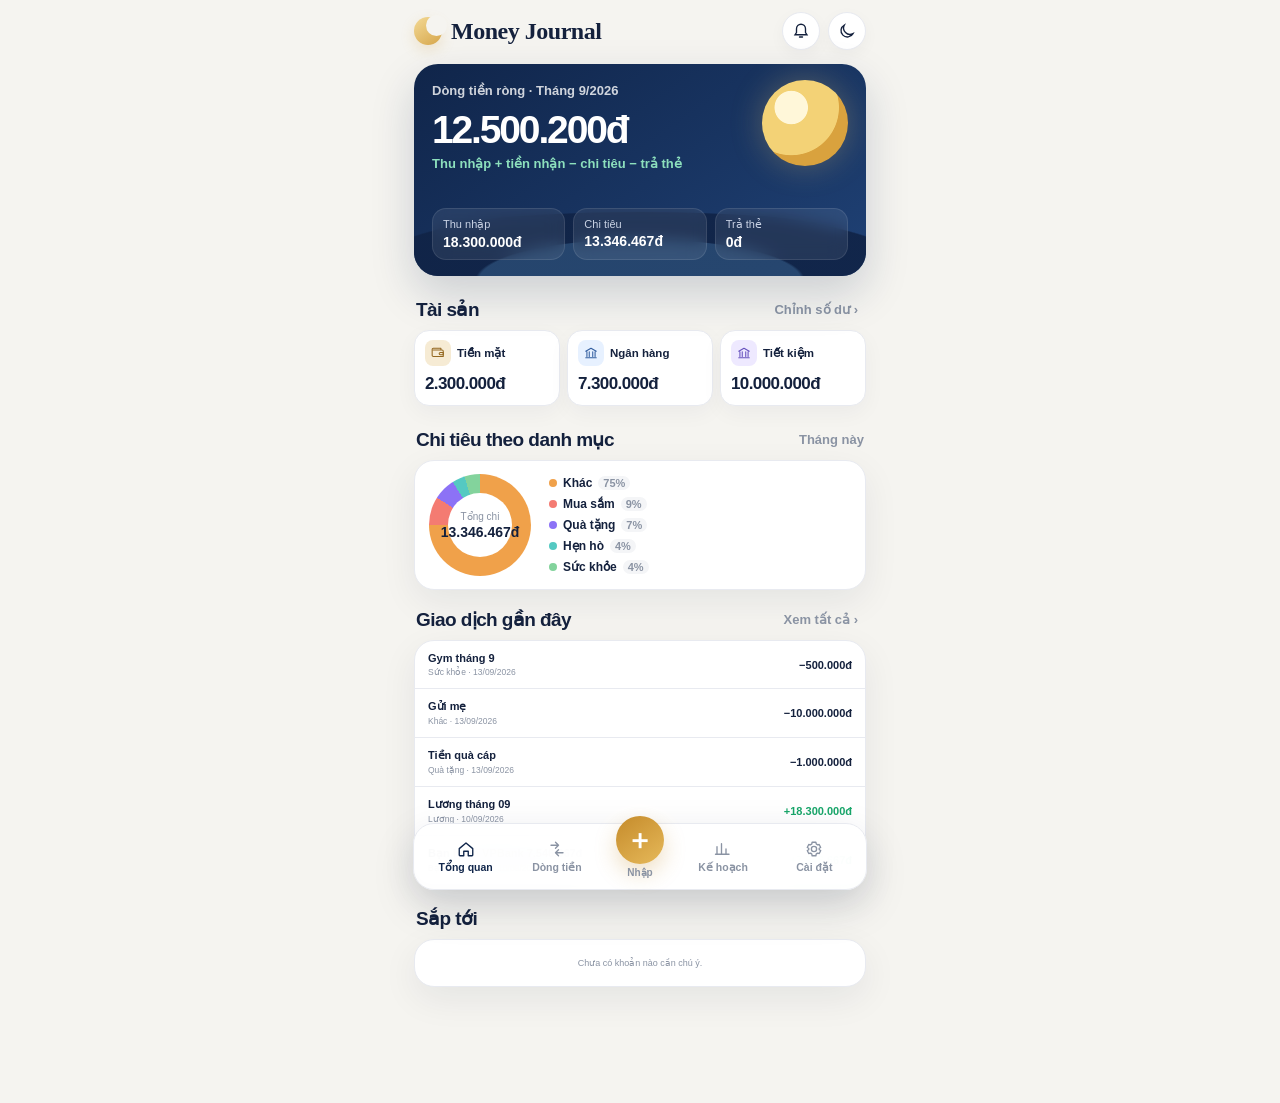
<file: index.html>
<!doctype html><html lang="vi"><head><meta charset="utf-8"><meta name="viewport" content="width=device-width,initial-scale=1,viewport-fit=cover,user-scalable=no"><meta name="theme-color" content="#f5f4f0"><meta name="apple-mobile-web-app-capable" content="yes"><meta name="apple-mobile-web-app-status-bar-style" content="default"><meta name="apple-mobile-web-app-title" content="Money Journal"><link rel="manifest" href="manifest.webmanifest"><link rel="icon" href="icon.svg" type="image/svg+xml"><title>Money Journal</title><script>(function(){try{document.documentElement.dataset.theme=localStorage.getItem('mj_theme_mode')==='dark'?'dark':'light'}catch(e){}})();</script><script>(async()=>{try{if('serviceWorker'in navigator){const regs=await navigator.serviceWorker.getRegistrations();await Promise.all(regs.map(r=>r.unregister()))}if('caches'in window){const keys=await caches.keys();await Promise.all(keys.map(k=>caches.delete(k)))}}catch(e){}})();</script><link rel="stylesheet" href="./v120.css?v=1271"><link rel="stylesheet" href="./v121.css?v=1271"><link rel="stylesheet" href="./v122.css?v=1271"><link rel="stylesheet" href="./v123.css?v=1271"><link rel="stylesheet" href="./v124.css?v=1271"><link rel="stylesheet" href="./v125.css?v=1271"><link rel="stylesheet" href="./v127.css?v=1271"></head><body><div class="app"><header class="topbar"><div class="brand"><span class="brand-mark"></span><b>Money Journal</b></div><div class="top-actions"><button class="icon-btn" aria-label="Thông báo"><svg viewBox="0 0 24 24" fill="none" stroke="currentColor" stroke-width="1.8" stroke-linecap="round"><path d="M6 9a6 6 0 0 1 12 0v5l2 3H4l2-3zM10 20h4"/></svg></button><button class="icon-btn" id="themeBtn" aria-label="Đổi giao diện"><svg viewBox="0 0 24 24" fill="none" stroke="currentColor" stroke-width="1.8" stroke-linecap="round"><path d="M20 15.5A8.5 8.5 0 0 1 8.5 4 8.5 8.5 0 1 0 20 15.5Z"/></svg></button></div></header><main id="screen" class="screen"></main></div><nav class="bottom-nav" aria-label="Điều hướng"><button class="active" data-page="home"><svg viewBox="0 0 24 24" fill="none" stroke="currentColor" stroke-width="1.8" stroke-linecap="round" stroke-linejoin="round"><path d="M3 11.5 12 4l9 7.5V20a1 1 0 0 1-1 1h-5v-6H9v6H4a1 1 0 0 1-1-1z"/></svg><span>Tổng quan</span></button><button data-page="flow"><svg viewBox="0 0 24 24" fill="none" stroke="currentColor" stroke-width="1.8" stroke-linecap="round" stroke-linejoin="round"><path d="M4 7h10M10 3l4 4-4 4M20 17H10m4-4-4 4 4 4"/></svg><span>Dòng tiền</span></button><button class="add" id="addBtn" aria-label="Nhập giao dịch"><span>＋</span><small>Nhập</small></button><button data-page="plan"><svg viewBox="0 0 24 24" fill="none" stroke="currentColor" stroke-width="1.8" stroke-linecap="round"><path d="M4 19V9m6 10V5m6 14v-7m4 7H2"/></svg><span>Kế hoạch</span></button><button data-page="settings"><svg viewBox="0 0 24 24" fill="none" stroke="currentColor" stroke-width="1.8" stroke-linecap="round" stroke-linejoin="round"><circle cx="12" cy="12" r="3.5"/><path d="M19 12a7 7 0 0 0-.1-1l2-1-2-4-2 .5a7 7 0 0 0-1.8-1L14.5 3h-5L9 5.5a7 7 0 0 0-1.8 1L5 6 3 10l2 1a7 7 0 0 0 0 2l-2 1 2 4 2.2-.5a7 7 0 0 0 1.8 1L9.5 21h5l.5-2.5a7 7 0 0 0 1.8-1L19 18l2-4-2-1a7 7 0 0 0 0-1Z"/></svg><span>Cài đặt</span></button></nav><div class="overlay" id="overlay"></div><script src="./v120.js?v=1271" defer></script><script src="./v121.js?v=1271" defer></script><script src="./v123.js?v=1271" defer></script><script src="./v124.js?v=1271" defer></script><script src="./v125.js?v=1271" defer></script><script src="./v126.js?v=1271" defer></script><script src="./v127.js?v=1271" defer></script></body></html>
</file>
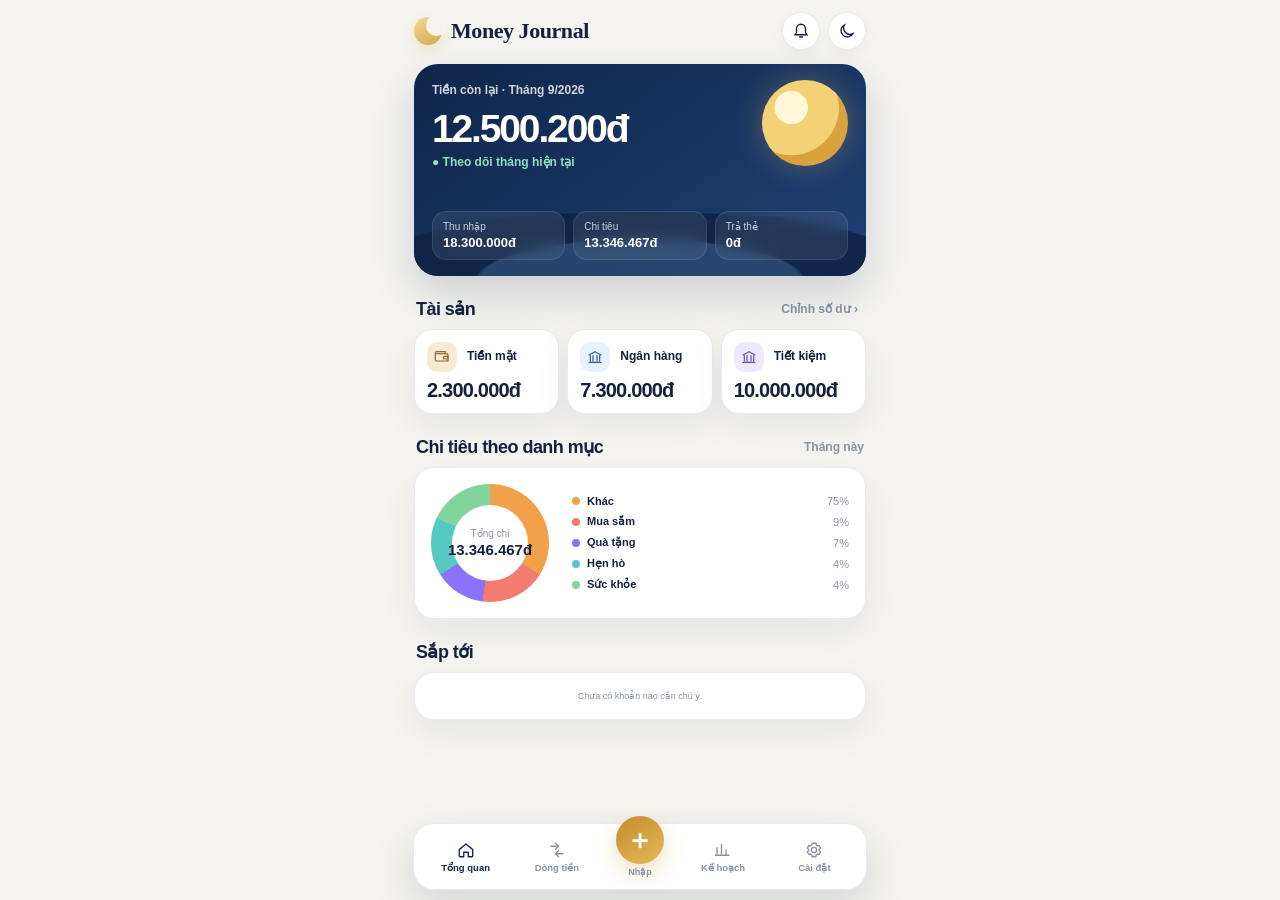
<file: fresh-v12.html>
<!doctype html><html lang="vi"><head><meta charset="utf-8"><meta name="viewport" content="width=device-width,initial-scale=1,viewport-fit=cover,user-scalable=no"><meta name="theme-color" content="#f5f4f0"><meta name="apple-mobile-web-app-capable" content="yes"><meta name="apple-mobile-web-app-status-bar-style" content="default"><meta name="apple-mobile-web-app-title" content="Money Journal"><link rel="icon" href="icon.svg" type="image/svg+xml"><title>Money Journal</title><script>(function(){try{document.documentElement.dataset.theme=localStorage.getItem('mj_theme_mode')==='dark'?'dark':'light'}catch(e){}})();</script><script>(async()=>{try{if('serviceWorker'in navigator){const regs=await navigator.serviceWorker.getRegistrations();await Promise.all(regs.map(r=>r.unregister()))}if('caches'in window){const keys=await caches.keys();await Promise.all(keys.map(k=>caches.delete(k)))}}catch(e){}})();</script><link rel="stylesheet" href="./v120.css?v=1210"><link rel="stylesheet" href="./v121.css?v=1210"></head><body><div class="app"><header class="topbar"><div class="brand"><span class="brand-mark"></span><b>Money Journal</b></div><div class="top-actions"><button class="icon-btn" aria-label="Thông báo"><svg viewBox="0 0 24 24" fill="none" stroke="currentColor" stroke-width="1.8" stroke-linecap="round"><path d="M6 9a6 6 0 0 1 12 0v5l2 3H4l2-3zM10 20h4"/></svg></button><button class="icon-btn" id="themeBtn" aria-label="Đổi giao diện"><svg viewBox="0 0 24 24" fill="none" stroke="currentColor" stroke-width="1.8" stroke-linecap="round"><path d="M20 15.5A8.5 8.5 0 0 1 8.5 4 8.5 8.5 0 1 0 20 15.5Z"/></svg></button></div></header><main id="screen" class="screen"></main></div><nav class="bottom-nav" aria-label="Điều hướng"><button class="active" data-page="home"><svg viewBox="0 0 24 24" fill="none" stroke="currentColor" stroke-width="1.8" stroke-linecap="round" stroke-linejoin="round"><path d="M3 11.5 12 4l9 7.5V20a1 1 0 0 1-1 1h-5v-6H9v6H4a1 1 0 0 1-1-1z"/></svg><span>Tổng quan</span></button><button data-page="flow"><svg viewBox="0 0 24 24" fill="none" stroke="currentColor" stroke-width="1.8" stroke-linecap="round" stroke-linejoin="round"><path d="M4 7h10M10 3l4 4-4 4M20 17H10m4-4-4 4 4 4"/></svg><span>Dòng tiền</span></button><button class="add" id="addBtn" aria-label="Nhập giao dịch"><span>＋</span><small>Nhập</small></button><button data-page="plan"><svg viewBox="0 0 24 24" fill="none" stroke="currentColor" stroke-width="1.8" stroke-linecap="round"><path d="M4 19V9m6 10V5m6 14v-7m4 7H2"/></svg><span>Kế hoạch</span></button><button data-page="settings"><svg viewBox="0 0 24 24" fill="none" stroke="currentColor" stroke-width="1.8" stroke-linecap="round" stroke-linejoin="round"><circle cx="12" cy="12" r="3.5"/><path d="M19 12a7 7 0 0 0-.1-1l2-1-2-4-2 .5a7 7 0 0 0-1.8-1L14.5 3h-5L9 5.5a7 7 0 0 0-1.8 1L5 6 3 10l2 1a7 7 0 0 0 0 2l-2 1 2 4 2.2-.5a7 7 0 0 0 1.8 1L9.5 21h5l.5-2.5a7 7 0 0 0 1.8-1L19 18l2-4-2-1a7 7 0 0 0 0-1Z"/></svg><span>Cài đặt</span></button></nav><div class="overlay" id="overlay"></div><script src="./v120.js?v=1210" defer></script><script src="./v121.js?v=1210" defer></script></body></html>
</file>
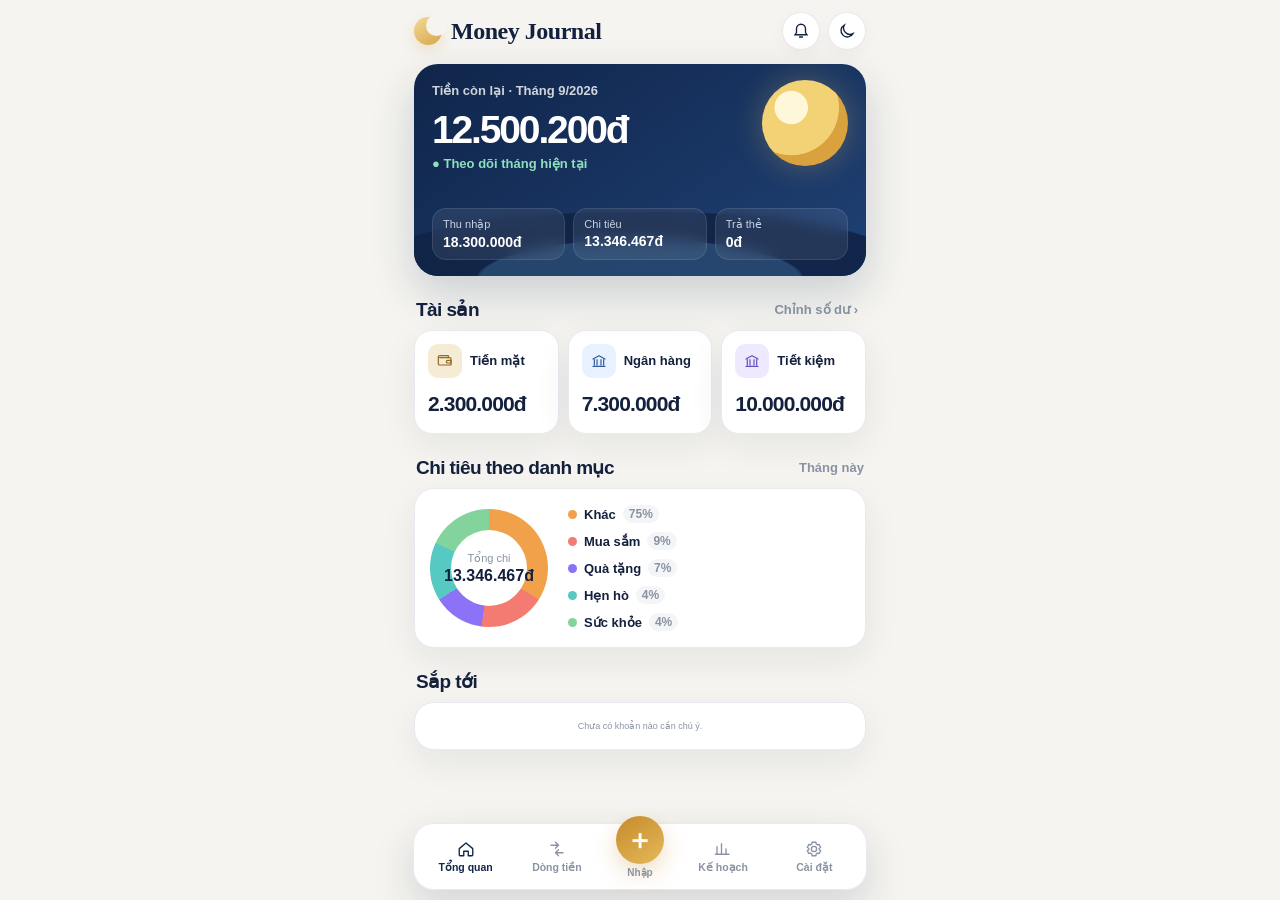
<file: fresh-v122.html>
<!doctype html><html lang="vi"><head><meta charset="utf-8"><meta name="viewport" content="width=device-width,initial-scale=1,viewport-fit=cover,user-scalable=no"><meta name="theme-color" content="#f5f4f0"><meta name="apple-mobile-web-app-capable" content="yes"><meta name="apple-mobile-web-app-status-bar-style" content="default"><meta name="apple-mobile-web-app-title" content="Money Journal"><link rel="icon" href="icon.svg" type="image/svg+xml"><title>Money Journal</title><script>(function(){try{document.documentElement.dataset.theme=localStorage.getItem('mj_theme_mode')==='dark'?'dark':'light'}catch(e){}})();</script><script>(async()=>{try{if('serviceWorker'in navigator){const regs=await navigator.serviceWorker.getRegistrations();await Promise.all(regs.map(r=>r.unregister()))}if('caches'in window){const keys=await caches.keys();await Promise.all(keys.map(k=>caches.delete(k)))}}catch(e){}})();</script><link rel="stylesheet" href="./v120.css?v=1220"><link rel="stylesheet" href="./v121.css?v=1220"><link rel="stylesheet" href="./v122.css?v=1220"></head><body><div class="app"><header class="topbar"><div class="brand"><span class="brand-mark"></span><b>Money Journal</b></div><div class="top-actions"><button class="icon-btn" aria-label="Thông báo"><svg viewBox="0 0 24 24" fill="none" stroke="currentColor" stroke-width="1.8" stroke-linecap="round"><path d="M6 9a6 6 0 0 1 12 0v5l2 3H4l2-3zM10 20h4"/></svg></button><button class="icon-btn" id="themeBtn" aria-label="Đổi giao diện"><svg viewBox="0 0 24 24" fill="none" stroke="currentColor" stroke-width="1.8" stroke-linecap="round"><path d="M20 15.5A8.5 8.5 0 0 1 8.5 4 8.5 8.5 0 1 0 20 15.5Z"/></svg></button></div></header><main id="screen" class="screen"></main></div><nav class="bottom-nav" aria-label="Điều hướng"><button class="active" data-page="home"><svg viewBox="0 0 24 24" fill="none" stroke="currentColor" stroke-width="1.8" stroke-linecap="round" stroke-linejoin="round"><path d="M3 11.5 12 4l9 7.5V20a1 1 0 0 1-1 1h-5v-6H9v6H4a1 1 0 0 1-1-1z"/></svg><span>Tổng quan</span></button><button data-page="flow"><svg viewBox="0 0 24 24" fill="none" stroke="currentColor" stroke-width="1.8" stroke-linecap="round" stroke-linejoin="round"><path d="M4 7h10M10 3l4 4-4 4M20 17H10m4-4-4 4 4 4"/></svg><span>Dòng tiền</span></button><button class="add" id="addBtn" aria-label="Nhập giao dịch"><span>＋</span><small>Nhập</small></button><button data-page="plan"><svg viewBox="0 0 24 24" fill="none" stroke="currentColor" stroke-width="1.8" stroke-linecap="round"><path d="M4 19V9m6 10V5m6 14v-7m4 7H2"/></svg><span>Kế hoạch</span></button><button data-page="settings"><svg viewBox="0 0 24 24" fill="none" stroke="currentColor" stroke-width="1.8" stroke-linecap="round" stroke-linejoin="round"><circle cx="12" cy="12" r="3.5"/><path d="M19 12a7 7 0 0 0-.1-1l2-1-2-4-2 .5a7 7 0 0 0-1.8-1L14.5 3h-5L9 5.5a7 7 0 0 0-1.8 1L5 6 3 10l2 1a7 7 0 0 0 0 2l-2 1 2 4 2.2-.5a7 7 0 0 0 1.8 1L9.5 21h5l.5-2.5a7 7 0 0 0 1.8-1L19 18l2-4-2-1a7 7 0 0 0 0-1Z"/></svg><span>Cài đặt</span></button></nav><div class="overlay" id="overlay"></div><script src="./v120.js?v=1220" defer></script><script src="./v121.js?v=1220" defer></script></body></html>
</file>
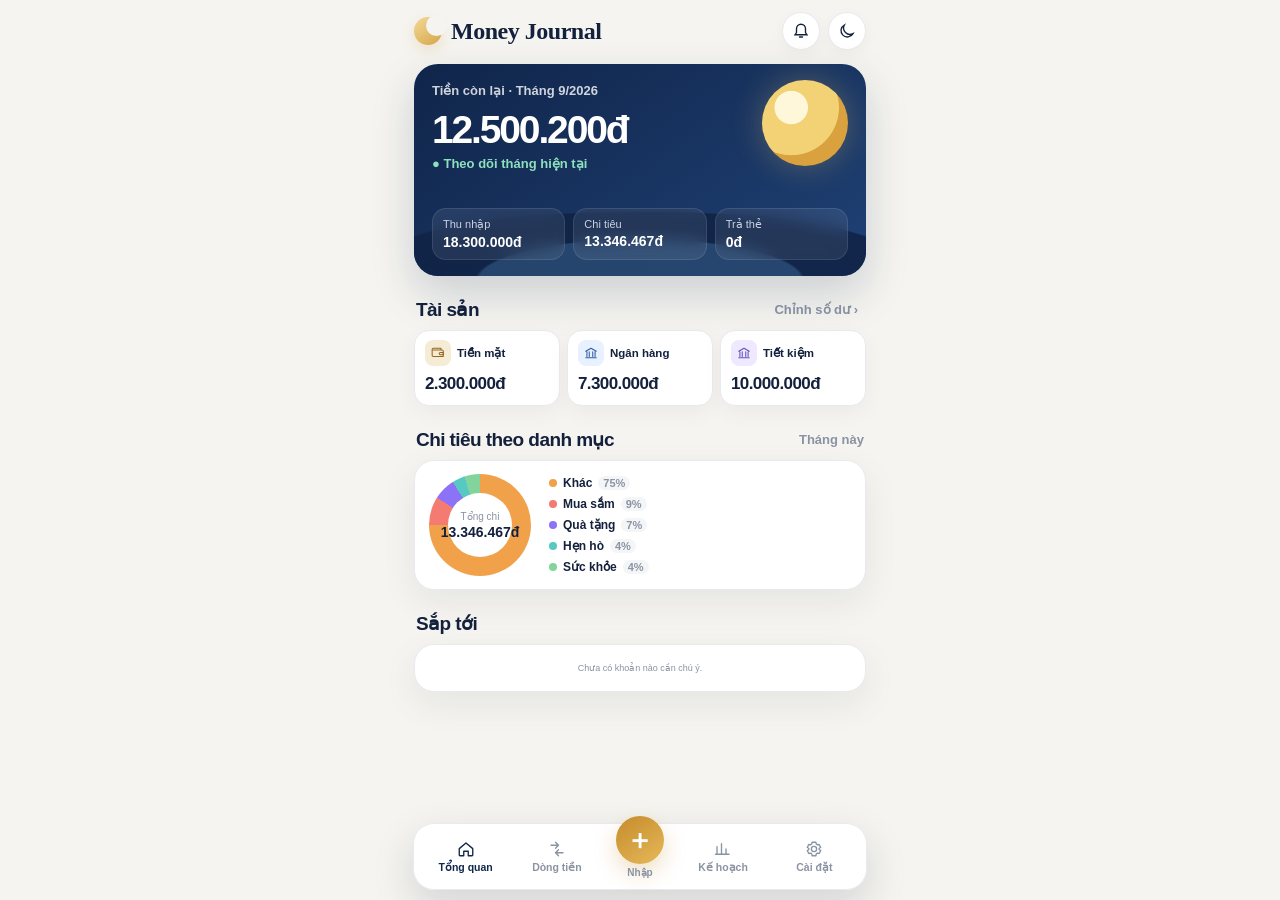
<file: fresh-v123.html>
<!doctype html><html lang="vi"><head><meta charset="utf-8"><meta name="viewport" content="width=device-width,initial-scale=1,viewport-fit=cover,user-scalable=no"><meta name="theme-color" content="#f5f4f0"><meta name="apple-mobile-web-app-capable" content="yes"><meta name="apple-mobile-web-app-status-bar-style" content="default"><meta name="apple-mobile-web-app-title" content="Money Journal"><link rel="icon" href="icon.svg" type="image/svg+xml"><title>Money Journal</title><script>(function(){try{document.documentElement.dataset.theme=localStorage.getItem('mj_theme_mode')==='dark'?'dark':'light'}catch(e){}})();</script><script>(async()=>{try{if('serviceWorker'in navigator){const regs=await navigator.serviceWorker.getRegistrations();await Promise.all(regs.map(r=>r.unregister()))}if('caches'in window){const keys=await caches.keys();await Promise.all(keys.map(k=>caches.delete(k)))}}catch(e){}})();</script><link rel="stylesheet" href="./v120.css?v=1230"><link rel="stylesheet" href="./v121.css?v=1230"><link rel="stylesheet" href="./v122.css?v=1230"><link rel="stylesheet" href="./v123.css?v=1230"></head><body><div class="app"><header class="topbar"><div class="brand"><span class="brand-mark"></span><b>Money Journal</b></div><div class="top-actions"><button class="icon-btn" aria-label="Thông báo"><svg viewBox="0 0 24 24" fill="none" stroke="currentColor" stroke-width="1.8" stroke-linecap="round"><path d="M6 9a6 6 0 0 1 12 0v5l2 3H4l2-3zM10 20h4"/></svg></button><button class="icon-btn" id="themeBtn" aria-label="Đổi giao diện"><svg viewBox="0 0 24 24" fill="none" stroke="currentColor" stroke-width="1.8" stroke-linecap="round"><path d="M20 15.5A8.5 8.5 0 0 1 8.5 4 8.5 8.5 0 1 0 20 15.5Z"/></svg></button></div></header><main id="screen" class="screen"></main></div><nav class="bottom-nav" aria-label="Điều hướng"><button class="active" data-page="home"><svg viewBox="0 0 24 24" fill="none" stroke="currentColor" stroke-width="1.8" stroke-linecap="round" stroke-linejoin="round"><path d="M3 11.5 12 4l9 7.5V20a1 1 0 0 1-1 1h-5v-6H9v6H4a1 1 0 0 1-1-1z"/></svg><span>Tổng quan</span></button><button data-page="flow"><svg viewBox="0 0 24 24" fill="none" stroke="currentColor" stroke-width="1.8" stroke-linecap="round" stroke-linejoin="round"><path d="M4 7h10M10 3l4 4-4 4M20 17H10m4-4-4 4 4 4"/></svg><span>Dòng tiền</span></button><button class="add" id="addBtn" aria-label="Nhập giao dịch"><span>＋</span><small>Nhập</small></button><button data-page="plan"><svg viewBox="0 0 24 24" fill="none" stroke="currentColor" stroke-width="1.8" stroke-linecap="round"><path d="M4 19V9m6 10V5m6 14v-7m4 7H2"/></svg><span>Kế hoạch</span></button><button data-page="settings"><svg viewBox="0 0 24 24" fill="none" stroke="currentColor" stroke-width="1.8" stroke-linecap="round" stroke-linejoin="round"><circle cx="12" cy="12" r="3.5"/><path d="M19 12a7 7 0 0 0-.1-1l2-1-2-4-2 .5a7 7 0 0 0-1.8-1L14.5 3h-5L9 5.5a7 7 0 0 0-1.8 1L5 6 3 10l2 1a7 7 0 0 0 0 2l-2 1 2 4 2.2-.5a7 7 0 0 0 1.8 1L9.5 21h5l.5-2.5a7 7 0 0 0 1.8-1L19 18l2-4-2-1a7 7 0 0 0 0-1Z"/></svg><span>Cài đặt</span></button></nav><div class="overlay" id="overlay"></div><script src="./v120.js?v=1230" defer></script><script src="./v121.js?v=1230" defer></script><script src="./v123.js?v=1230" defer></script></body></html>
</file>
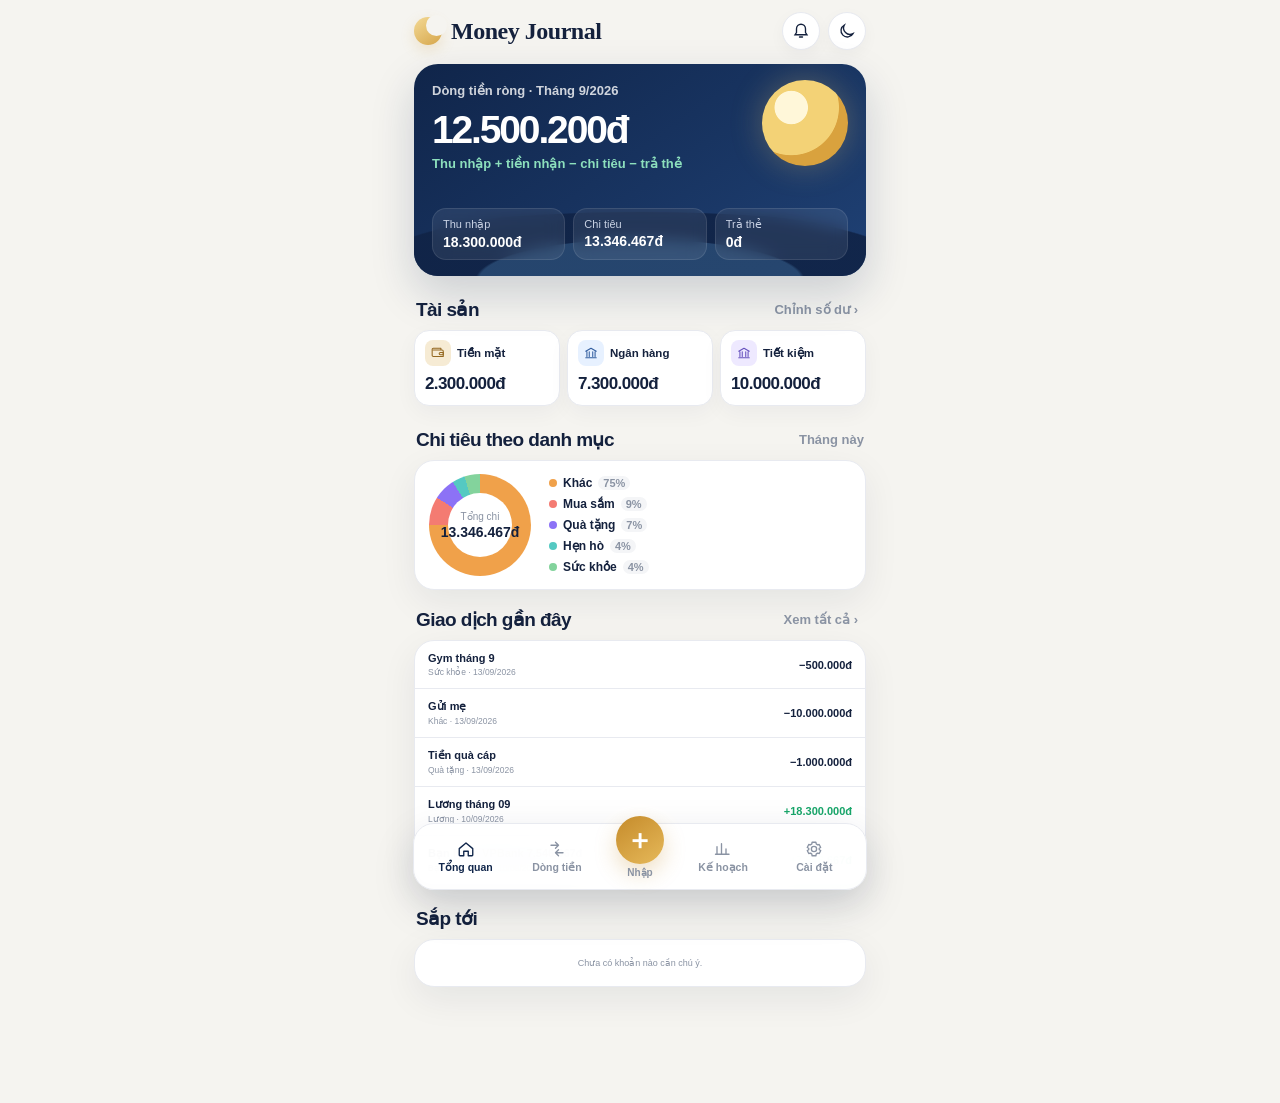
<file: fresh-v124.html>
<!doctype html><html lang="vi"><head><meta charset="utf-8"><meta name="viewport" content="width=device-width,initial-scale=1,viewport-fit=cover,user-scalable=no"><meta name="theme-color" content="#f5f4f0"><meta name="apple-mobile-web-app-capable" content="yes"><meta name="apple-mobile-web-app-status-bar-style" content="default"><meta name="apple-mobile-web-app-title" content="Money Journal"><link rel="icon" href="icon.svg" type="image/svg+xml"><title>Money Journal</title><script>(function(){try{document.documentElement.dataset.theme=localStorage.getItem('mj_theme_mode')==='dark'?'dark':'light'}catch(e){}})();</script><script>(async()=>{try{if('serviceWorker'in navigator){const regs=await navigator.serviceWorker.getRegistrations();await Promise.all(regs.map(r=>r.unregister()))}if('caches'in window){const keys=await caches.keys();await Promise.all(keys.map(k=>caches.delete(k)))}}catch(e){}})();</script><link rel="stylesheet" href="./v120.css?v=1270"><link rel="stylesheet" href="./v121.css?v=1270"><link rel="stylesheet" href="./v122.css?v=1270"><link rel="stylesheet" href="./v123.css?v=1270"><link rel="stylesheet" href="./v124.css?v=1270"><link rel="stylesheet" href="./v125.css?v=1270"><link rel="stylesheet" href="./v127.css?v=1270"></head><body><div class="app"><header class="topbar"><div class="brand"><span class="brand-mark"></span><b>Money Journal</b></div><div class="top-actions"><button class="icon-btn" aria-label="Thông báo"><svg viewBox="0 0 24 24" fill="none" stroke="currentColor" stroke-width="1.8" stroke-linecap="round"><path d="M6 9a6 6 0 0 1 12 0v5l2 3H4l2-3zM10 20h4"/></svg></button><button class="icon-btn" id="themeBtn" aria-label="Đổi giao diện"><svg viewBox="0 0 24 24" fill="none" stroke="currentColor" stroke-width="1.8" stroke-linecap="round"><path d="M20 15.5A8.5 8.5 0 0 1 8.5 4 8.5 8.5 0 1 0 20 15.5Z"/></svg></button></div></header><main id="screen" class="screen"></main></div><nav class="bottom-nav" aria-label="Điều hướng"><button class="active" data-page="home"><svg viewBox="0 0 24 24" fill="none" stroke="currentColor" stroke-width="1.8" stroke-linecap="round" stroke-linejoin="round"><path d="M3 11.5 12 4l9 7.5V20a1 1 0 0 1-1 1h-5v-6H9v6H4a1 1 0 0 1-1-1z"/></svg><span>Tổng quan</span></button><button data-page="flow"><svg viewBox="0 0 24 24" fill="none" stroke="currentColor" stroke-width="1.8" stroke-linecap="round" stroke-linejoin="round"><path d="M4 7h10M10 3l4 4-4 4M20 17H10m4-4-4 4 4 4"/></svg><span>Dòng tiền</span></button><button class="add" id="addBtn" aria-label="Nhập giao dịch"><span>＋</span><small>Nhập</small></button><button data-page="plan"><svg viewBox="0 0 24 24" fill="none" stroke="currentColor" stroke-width="1.8" stroke-linecap="round"><path d="M4 19V9m6 10V5m6 14v-7m4 7H2"/></svg><span>Kế hoạch</span></button><button data-page="settings"><svg viewBox="0 0 24 24" fill="none" stroke="currentColor" stroke-width="1.8" stroke-linecap="round" stroke-linejoin="round"><circle cx="12" cy="12" r="3.5"/><path d="M19 12a7 7 0 0 0-.1-1l2-1-2-4-2 .5a7 7 0 0 0-1.8-1L14.5 3h-5L9 5.5a7 7 0 0 0-1.8 1L5 6 3 10l2 1a7 7 0 0 0 0 2l-2 1 2 4 2.2-.5a7 7 0 0 0 1.8 1L9.5 21h5l.5-2.5a7 7 0 0 0 1.8-1L19 18l2-4-2-1a7 7 0 0 0 0-1Z"/></svg><span>Cài đặt</span></button></nav><div class="overlay" id="overlay"></div><script src="./v120.js?v=1270" defer></script><script src="./v121.js?v=1270" defer></script><script src="./v123.js?v=1270" defer></script><script src="./v124.js?v=1270" defer></script><script src="./v125.js?v=1270" defer></script><script src="./v126.js?v=1270" defer></script><script src="./v127.js?v=1270" defer></script></body></html>
</file>
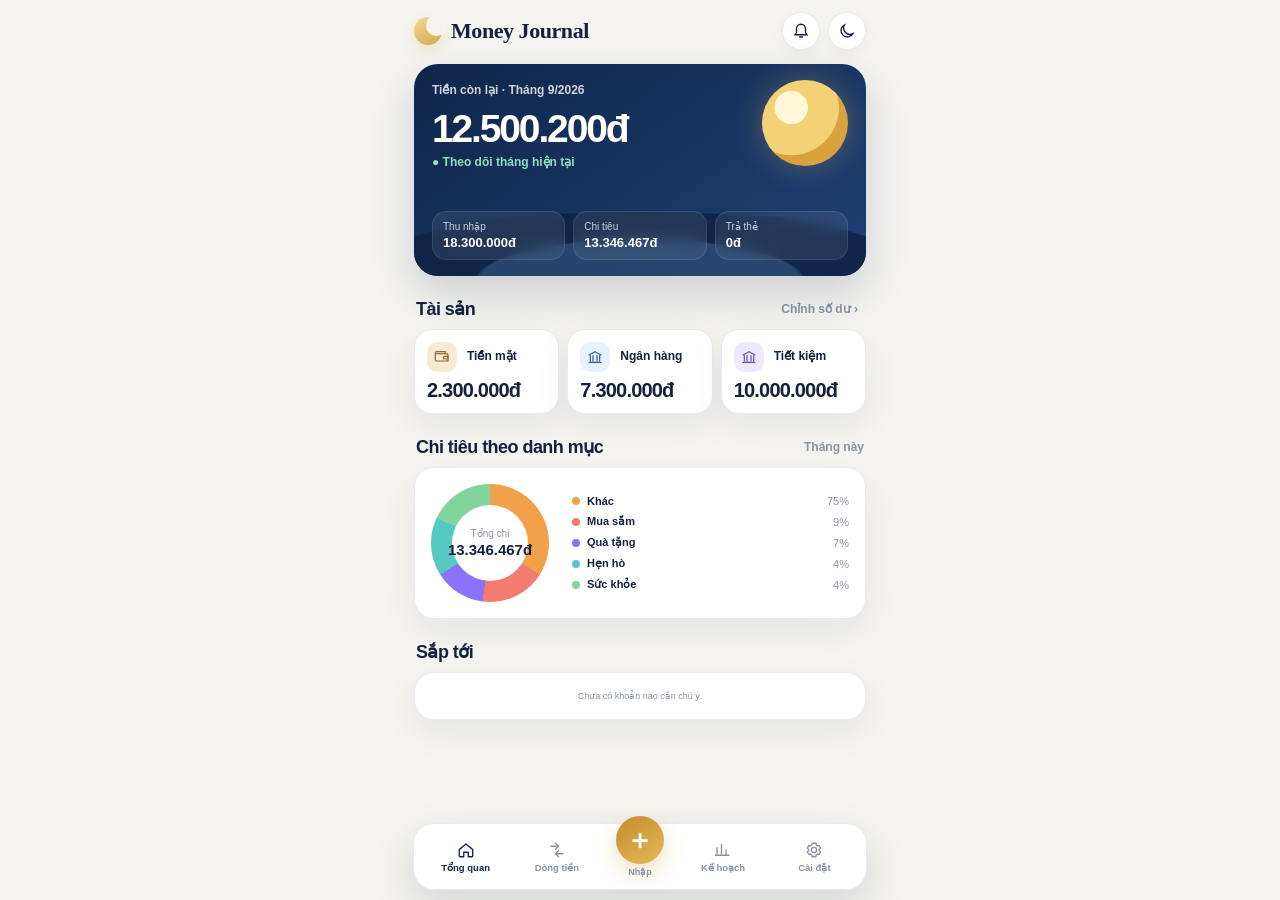
<file: reset-cache.html>
<!doctype html><html lang="vi"><head><meta charset="utf-8"><meta name="viewport" content="width=device-width,initial-scale=1,viewport-fit=cover"><meta name="theme-color" content="#f5f4f0"><title>Làm mới Money Journal</title><style>*{box-sizing:border-box}html,body{margin:0;min-height:100%;font-family:-apple-system,BlinkMacSystemFont,"SF Pro Display","Segoe UI",sans-serif;background:#f5f4f0;color:#111827}main{min-height:100vh;display:grid;place-items:center;padding:24px}.box{width:min(420px,100%);padding:28px;border:1px solid #e7e2d7;border-radius:24px;background:#fff;box-shadow:0 18px 50px rgba(17,24,39,.08)}.k{font-size:11px;font-weight:900;letter-spacing:.14em;text-transform:uppercase;color:#b88934}.n{font-size:36px;font-weight:900;letter-spacing:-.05em;line-height:.98;margin:10px 0 12px}.s{font-size:13px;line-height:1.5;color:#6b7280}.ok{display:none;margin-top:18px;font-weight:800}.dot{display:inline-block;width:9px;height:9px;border-radius:50%;background:#d6a443;margin-right:7px;animation:p 1s infinite alternate}@keyframes p{to{opacity:.25}}</style></head><body><main><div class="box"><div class="k">Money Journal · V12</div><div class="n">Đang dọn cache cũ.</div><div class="s">Chỉ xóa cache và service worker. Giao dịch trong localStorage được giữ nguyên.</div><div class="ok" id="ok"><span class="dot"></span>Mở giao diện mới…</div></div></main><script>(async()=>{try{if('serviceWorker'in navigator){const regs=await navigator.serviceWorker.getRegistrations();await Promise.all(regs.map(r=>r.unregister()))}if('caches'in window){const keys=await caches.keys();await Promise.all(keys.map(k=>caches.delete(k)))}document.getElementById('ok').style.display='block';const u=new URL('./fresh-v12.html',location.href);u.searchParams.set('fresh',Date.now());setTimeout(()=>location.replace(u.href),450)}catch(e){document.querySelector('.s').textContent='Không dọn tự động được. Đóng tab này rồi mở lại link fresh-v12.';document.getElementById('ok').style.display='none'}})();</script></body></html>
</file>
<file: v120.css>
*{box-sizing:border-box}html{color-scheme:light}html[data-theme="dark"]{color-scheme:dark}:root{--bg:#f5f4f0;--surface:#fff;--surface2:#f4f5f7;--ink:#14213d;--muted:#8a93a3;--line:#e8eaf0;--navy:#11264b;--navy2:#1d3a69;--gold:#d6a64b;--gold2:#efc56d;--green:#18a66a;--red:#ed5d6e;--blue:#6f8ff6;--cyan:#55c9c2;--violet:#8c72f6;--orange:#f0a14a;--shadow:0 12px 36px rgba(20,33,61,.07)}html[data-theme="dark"]{--bg:#0b101a;--surface:#111a28;--surface2:#182334;--ink:#f6f8fb;--muted:#91a0b5;--line:#243248;--shadow:0 16px 38px rgba(0,0,0,.28)}html,body{margin:0;min-height:100%;background:var(--bg);color:var(--ink);font-family:-apple-system,BlinkMacSystemFont,"SF Pro Display","Segoe UI",sans-serif;-webkit-tap-highlight-color:transparent}body{padding-bottom:92px}.app{width:min(480px,100%);margin:auto;padding:calc(12px + env(safe-area-inset-top)) 14px 24px}.topbar{display:flex;align-items:center;justify-content:space-between;margin-bottom:14px}.brand{display:flex;align-items:center;gap:9px}.brand-mark{width:28px;height:28px;border-radius:50%;background:linear-gradient(145deg,#f3d995,var(--gold));position:relative;box-shadow:0 5px 14px rgba(214,166,75,.22)}.brand-mark:after{content:"";position:absolute;width:21px;height:21px;border-radius:50%;background:var(--bg);right:-5px;top:-2px}.brand b{font-family:Georgia,"Times New Roman",serif;font-size:20px;letter-spacing:-.02em}.top-actions{display:flex;gap:8px}.icon-btn{width:38px;height:38px;border-radius:50%;border:1px solid var(--line);background:var(--surface);display:grid;place-items:center;color:var(--ink);box-shadow:0 5px 16px rgba(20,33,61,.04)}.icon-btn svg{width:18px;height:18px}.screen{min-height:72vh}.hero{position:relative;overflow:hidden;border-radius:24px;padding:19px 18px 17px;min-height:212px;background:linear-gradient(145deg,#10254a,#1f4175);color:#fff;box-shadow:0 18px 44px rgba(17,38,75,.18)}.hero:before{content:"";position:absolute;width:86px;height:86px;border-radius:50%;right:18px;top:16px;background:radial-gradient(circle at 34% 32%,#fff7d9 0 20%,#f3d276 21% 58%,#d9a23e 59% 100%);box-shadow:0 0 32px rgba(244,205,111,.28)}.hero:after{content:"";position:absolute;left:-10%;right:-10%;height:76px;bottom:-12px;border-radius:50% 50% 0 0;background:radial-gradient(ellipse at 50% 90%,#27476f 0 42%,#102346 43% 74%,transparent 75%);opacity:.9}.hero>*{position:relative;z-index:2}.hero-label{font-size:10px;font-weight:700;opacity:.8}.hero-amount{font-size:36px;font-weight:900;letter-spacing:-.055em;margin:10px 0 4px}.hero-delta{font-size:10px;color:#8de0bd;font-weight:750}.hero-grid{position:absolute;left:18px;right:18px;bottom:16px;display:grid;grid-template-columns:repeat(3,1fr);gap:8px;z-index:3}.hero-stat{background:rgba(255,255,255,.08);border:1px solid rgba(255,255,255,.1);border-radius:14px;padding:9px 10px;backdrop-filter:blur(8px)}.hero-stat small{display:block;font-size:8px;color:#cad3e5}.hero-stat b{display:block;font-size:11px;margin-top:3px}.section-head{display:flex;align-items:center;justify-content:space-between;margin:20px 2px 9px}.section-head h2{margin:0;font-size:16px;letter-spacing:-.03em}.section-head button,.section-head span{border:0;background:none;color:var(--muted);font-size:10px;font-weight:700}.asset-grid{display:grid;grid-template-columns:1fr 1fr;gap:9px}.asset-card{background:var(--surface);border:1px solid var(--line);border-radius:18px;padding:13px;box-shadow:var(--shadow)}.asset-icon,.tx-icon,.cat-icon,.set-icon{width:34px;height:34px;border-radius:11px;display:grid;place-items:center;background:#f6ebd4;color:#946820}.asset-icon.blue{background:#e9eefc;color:#3456a8}.asset-icon svg,.tx-icon svg,.cat-icon svg,.set-icon svg{width:18px;height:18px}.asset-card small{display:block;color:var(--muted);font-size:9px;margin-top:9px}.asset-card b{display:block;font-size:19px;letter-spacing:-.04em;margin-top:4px}.asset-card em{font-style:normal;color:var(--green);font-size:9px;font-weight:750}.panel{background:var(--surface);border:1px solid var(--line);border-radius:20px;box-shadow:var(--shadow)}.category-panel{padding:14px}.cat-top{display:flex;justify-content:space-between;align-items:center;margin-bottom:10px}.cat-top b{font-size:13px}.period-chip{padding:6px 9px;border-radius:999px;background:var(--surface2);font-size:9px;color:var(--muted);font-weight:750}.cat-wrap{display:grid;grid-template-columns:126px 1fr;gap:15px;align-items:center}.donut{--p1:40%;--p2:65%;width:118px;height:118px;border-radius:50%;background:conic-gradient(var(--orange) 0 34%,#f47b72 34% 52%,var(--violet) 52% 66%,var(--cyan) 66% 82%,#83d39c 82% 100%);display:grid;place-items:center}.donut:after{content:"";width:76px;height:76px;border-radius:50%;background:var(--surface);position:absolute}.donut{position:relative}.donut-center{position:relative;z-index:2;text-align:center}.donut-center small{display:block;font-size:8px;color:var(--muted)}.donut-center b{display:block;font-size:13px;margin-top:2px}.legend{display:grid;gap:8px}.legend-row{display:grid;grid-template-columns:8px 1fr auto;gap:7px;align-items:center}.legend-dot{width:8px;height:8px;border-radius:50%}.legend-row b{font-size:9px}.legend-row span{font-size:9px;color:var(--muted)}.upcoming{overflow:hidden}.up-row{display:grid;grid-template-columns:36px minmax(0,1fr) auto;gap:10px;align-items:center;padding:12px 13px;border-bottom:1px solid var(--line)}.up-row:last-child{border-bottom:0}.up-row .tx-icon{width:34px;height:34px}.up-row b{display:block;font-size:11px}.up-row small{display:block;margin-top:2px;font-size:9px;color:var(--muted)}.up-row strong{font-size:11px}.page-head{display:flex;justify-content:space-between;align-items:center;margin-bottom:12px}.page-head h1{margin:0;font-family:Georgia,"Times New Roman",serif;font-size:26px}.page-head .actions{display:flex;gap:7px}.seg{display:grid;grid-template-columns:repeat(3,1fr);background:var(--surface2);border-radius:13px;padding:3px;margin-bottom:10px}.seg button{height:36px;border:0;border-radius:10px;background:transparent;color:var(--muted);font-size:10px;font-weight:800}.seg button.active{background:var(--navy);color:#fff;box-shadow:0 6px 14px rgba(17,38,75,.14)}.search-wrap{position:relative;margin-bottom:10px}.search-wrap svg{position:absolute;left:12px;top:50%;transform:translateY(-50%);width:16px;height:16px;color:var(--muted)}.search{width:100%;height:42px;border:1px solid var(--line);border-radius:13px;background:var(--surface);color:var(--ink);padding:0 40px;font-size:11px}.summary-card{padding:13px;margin-bottom:12px}.summary-title{font-size:10px;font-weight:800;margin-bottom:10px}.summary-grid{display:grid;grid-template-columns:1fr 1fr;gap:8px}.summary-grid div{padding-right:8px;border-right:1px solid var(--line)}.summary-grid div:last-child{border-right:0}.summary-grid small{display:block;color:var(--muted);font-size:8px}.summary-grid b{display:block;font-size:17px;margin-top:4px}.summary-grid .income b{color:var(--green)}.summary-grid .out b{color:var(--red)}.flow-bar{height:7px;border-radius:99px;overflow:hidden;background:var(--surface2);display:flex;margin-top:11px}.flow-bar i:first-child{background:#64d7b4}.flow-bar i:last-child{background:#f39aaa}.day-head{display:flex;justify-content:space-between;margin:14px 2px 3px}.day-head b{font-size:11px}.day-head span{font-size:10px;color:var(--muted)}.tx-list{overflow:hidden}.tx{display:grid;grid-template-columns:38px minmax(0,1fr) auto;gap:10px;align-items:center;width:100%;padding:10px 12px;border:0;border-bottom:1px solid var(--line);background:transparent;color:inherit;text-align:left}.tx:last-child{border-bottom:0}.tx-icon{border-radius:50%}.tx-main b{display:block;font-size:11px}.tx-main small{display:block;color:var(--muted);font-size:8.5px;margin-top:2px}.tx-right{text-align:right}.tx-right b{display:block;font-size:10.5px}.tx-right small{display:block;color:var(--muted);font-size:8px;margin-top:2px}.add-screen{max-width:460px;margin:auto}.add-title{display:flex;align-items:center;justify-content:space-between;margin-bottom:12px}.add-title h1{font-family:Georgia,"Times New Roman",serif;font-size:24px;margin:0}.type-toggle{display:grid;grid-template-columns:1fr 1fr;background:var(--surface2);padding:3px;border-radius:13px;margin-bottom:12px}.type-toggle button{height:38px;border:0;background:transparent;border-radius:10px;font-size:10px;font-weight:800;color:var(--muted)}.type-toggle button.active{background:var(--navy);color:#fff}.cat-scroller{display:flex;gap:9px;overflow:auto;scrollbar-width:none;margin-bottom:14px}.cat-scroller::-webkit-scrollbar{display:none}.cat-choice{min-width:58px;text-align:center;border:0;background:none;color:var(--muted)}.cat-choice .cat-icon{margin:auto;border-radius:50%;background:var(--surface2);color:var(--ink)}.cat-choice.active .cat-icon{background:#fff1d4;color:#a36e14;outline:1px solid #edce88}.cat-choice span{display:block;font-size:8px;margin-top:5px}.field{margin-bottom:10px}.field label{display:block;font-size:9px;color:var(--muted);margin:0 0 5px 2px}.input-row{display:flex;align-items:center;gap:10px;min-height:48px;border:1px solid var(--line);background:var(--surface);border-radius:13px;padding:0 12px}.input-row svg{width:17px;height:17px;color:var(--ink);flex:0 0 auto}.input-row input,.input-row select{width:100%;border:0;outline:0;background:transparent;color:var(--ink);font:600 11px inherit}.amount-input{height:62px;font-size:27px!important;font-weight:900!important;letter-spacing:-.04em}.attach-box{border:1px dashed #cfd5df;border-radius:16px;padding:9px;display:grid;grid-template-columns:1fr 1fr;gap:8px;background:color-mix(in srgb,var(--surface) 70%,transparent)}.attach-btn{border:0;border-radius:12px;background:var(--surface2);min-height:64px;color:var(--ink);display:grid;place-items:center;align-content:center;gap:5px;font-size:9px;font-weight:750}.attach-btn svg{width:20px;height:20px}.attach-note{grid-column:1/-1;text-align:center;color:var(--muted);font-size:8px}.save-btn{width:100%;height:48px;border:0;border-radius:14px;background:var(--navy);color:#fff;font-size:11px;font-weight:850;margin-top:14px}.budget-card{padding:14px}.ring-row{display:grid;grid-template-columns:112px 1fr;gap:14px;align-items:center}.budget-ring{--pct:68%;width:104px;height:104px;border-radius:50%;background:conic-gradient(var(--gold) var(--pct),var(--surface2) 0);display:grid;place-items:center;position:relative}.budget-ring:after{content:"";position:absolute;inset:12px;border-radius:50%;background:var(--surface)}.budget-ring b{position:relative;z-index:2;font-size:21px}.budget-meta{display:grid;gap:10px}.budget-meta small{display:block;color:var(--muted);font-size:8px}.budget-meta b{display:block;font-size:12px;margin-top:2px}.goal-card{display:grid;grid-template-columns:1fr 72px;gap:10px;align-items:center;padding:14px;margin-top:10px}.goal-card b{display:block;font-size:12px}.goal-card small{display:block;color:var(--muted);font-size:8px;margin-top:3px}.goal-art{width:68px;height:68px;border-radius:50%;background:linear-gradient(#dbe5f5 0 45%,#f2a98a 46% 50%,#41628a 51% 100%);position:relative;overflow:hidden}.goal-art:after{content:"";position:absolute;width:28px;height:28px;border-radius:50%;background:#fff2cc;right:8px;top:7px}.meter{height:5px;border-radius:99px;background:var(--surface2);overflow:hidden;margin-top:9px}.meter i{display:block;height:100%;border-radius:99px;background:linear-gradient(90deg,var(--navy),#6f8ff6)}.settings-card{overflow:hidden}.setting{display:grid;grid-template-columns:36px 1fr auto;gap:10px;align-items:center;padding:12px;border-bottom:1px solid var(--line)}.setting:last-child{border-bottom:0}.set-icon{width:32px;height:32px;background:var(--surface2);color:var(--ink)}.setting b{display:block;font-size:10.5px}.setting small{display:block;color:var(--muted);font-size:8px;margin-top:2px}.setting button{border:0;background:none;color:var(--muted);font-size:10px;font-weight:800}.danger{color:var(--red)!important}.bottom-nav{position:fixed;left:50%;bottom:calc(10px + env(safe-area-inset-bottom));transform:translateX(-50%);width:min(454px,calc(100% - 16px));height:67px;border:1px solid var(--line);border-radius:21px;background:color-mix(in srgb,var(--surface) 94%,transparent);box-shadow:0 16px 42px rgba(20,33,61,.15);backdrop-filter:blur(22px);display:grid;grid-template-columns:1fr 1fr .82fr 1fr 1fr;z-index:70;padding:6px}.bottom-nav button{border:0;background:none;color:var(--muted);display:grid;place-items:center;align-content:center;gap:3px;font-size:8px;font-weight:750}.bottom-nav svg{width:17px;height:17px}.bottom-nav button.active{color:var(--navy)}html[data-theme="dark"] .bottom-nav button.active{color:var(--gold2)}.bottom-nav .add{margin-top:-20px}.bottom-nav .add span{width:48px;height:48px;border-radius:50%;background:linear-gradient(145deg,#c58b2b,#e6b95a);color:#fff;display:grid;place-items:center;font-size:27px;box-shadow:0 9px 22px rgba(197,139,43,.28)}.bottom-nav .add small{font-size:7px;color:var(--muted)}.empty{padding:18px;text-align:center;color:var(--muted);font-size:9px}.overlay{position:fixed;inset:0;background:rgba(7,13,24,.54);backdrop-filter:blur(8px);display:none;align-items:flex-end;z-index:100}.overlay.show{display:flex}.sheet{width:min(480px,100%);margin:auto;background:var(--surface);border-radius:24px 24px 0 0;padding:14px 14px calc(18px + env(safe-area-inset-bottom))}.sheet h2{margin:0 0 12px;font-size:18px}.sheet-actions{display:flex;gap:8px;margin-top:12px}.sheet-actions button{height:44px;border-radius:12px;font-size:10px;font-weight:800}.sheet-actions .primary{flex:1;border:0;background:var(--navy);color:#fff}.sheet-actions .secondary{border:1px solid var(--line);background:var(--surface2);color:var(--ink);padding:0 13px}@media(max-width:390px){.hero-amount{font-size:32px}.cat-wrap{grid-template-columns:110px 1fr}.donut{width:104px;height:104px}.donut:after{width:67px;height:67px}.asset-card b{font-size:17px}.ring-row{grid-template-columns:100px 1fr}.budget-ring{width:92px;height:92px}}
</file>
<file: v121.css>
/* V12.1 readability + asset reconciliation pass */
html,body{font-size:16px}
.brand b{font-size:22px}
.hero-label{font-size:12px}.hero-amount{font-size:39px}.hero-delta{font-size:12px}.hero-stat small{font-size:10px}.hero-stat b{font-size:13px}
.section-head{margin-top:22px}.section-head h2{font-size:18px}.section-head button,.section-head span{font-size:12px}
.asset-grid{grid-template-columns:repeat(3,minmax(0,1fr));gap:8px}.asset-card{padding:12px;border-radius:18px;display:grid;grid-template-columns:32px minmax(0,1fr);grid-template-rows:auto auto;column-gap:8px;row-gap:8px;align-items:center;min-width:0}.asset-icon{grid-column:1;grid-row:1;width:30px;height:30px;border-radius:10px}.asset-icon svg{width:16px;height:16px}.asset-card small{grid-column:2;grid-row:1;margin:0;font-size:12px;line-height:1.15;color:var(--ink);font-weight:700;white-space:nowrap;overflow:hidden;text-overflow:ellipsis}.asset-card b{grid-column:1/-1;grid-row:2;margin:0;font-size:20px;line-height:1.05;letter-spacing:-.04em;white-space:nowrap}.asset-icon.bank-live{background:#e7f1ff;color:#315d9f}.asset-icon.save-live{background:#eee9ff;color:#6550bd}
.category-panel{padding:16px}.donut-center small{font-size:10px}.donut-center b{font-size:15px}.legend-row b,.legend-row span{font-size:11px}.up-row b{font-size:13px}.up-row small{font-size:11px}.up-row strong{font-size:13px}
.page-head h1{font-size:29px}.seg button{font-size:12px}.search{font-size:13px}.summary-title{font-size:12px}.summary-grid small{font-size:10px}.summary-grid b{font-size:18px}.day-head b{font-size:13px}.day-head span{font-size:12px}
.tx{grid-template-columns:40px minmax(0,1fr) auto;padding:12px}.tx-main b{font-size:13px}.tx-main small{font-size:10.5px}.tx-right b{font-size:12px}.tx-right small{font-size:10px}
.add-title h1{font-size:26px}.type-toggle button{font-size:12px}.cat-choice span{font-size:10px}.field label{font-size:11px}.input-row input,.input-row select{font-size:13px}.amount-input{font-size:30px!important}.attach-btn{font-size:11px}.attach-note{font-size:10px}.save-btn{font-size:13px}
.budget-meta small{font-size:10px}.budget-meta b{font-size:13px}.goal-card b{font-size:13px}.goal-card small{font-size:10px}.setting b{font-size:12px}.setting small{font-size:10px}.setting button{font-size:11px}
.bottom-nav button{font-size:9.5px}.bottom-nav svg{width:18px;height:18px}.bottom-nav .add small{font-size:9px}
@media(max-width:390px){.asset-card{grid-template-columns:28px minmax(0,1fr);padding:10px;column-gap:6px}.asset-icon{width:28px;height:28px}.asset-card small{font-size:11px}.asset-card b{font-size:17px}.hero-amount{font-size:37px}.section-head h2{font-size:17px}}
</file>
<file: v122.css>
/* V12.2 visible refinement: asset hierarchy + compact legend + larger readable type */
html,body{font-size:17px}
.brand b{font-size:24px}.hero-label{font-size:13px}.hero-delta{font-size:13px}.hero-stat small{font-size:11px}.hero-stat b{font-size:14px}
.section-head h2{font-size:19px}.section-head button,.section-head span{font-size:13px}
/* Asset cards: icon + title are one clear header row, value below */
.asset-grid{grid-template-columns:repeat(3,minmax(0,1fr));gap:9px}
.asset-card{display:grid!important;grid-template-columns:34px minmax(0,1fr)!important;grid-template-rows:34px auto!important;gap:9px 8px!important;align-items:center!important;padding:13px!important;min-height:104px!important}
.asset-card .asset-icon{grid-column:1!important;grid-row:1!important;width:34px!important;height:34px!important;margin:0!important}
.asset-card small{grid-column:2!important;grid-row:1!important;align-self:center!important;margin:0!important;font-size:13px!important;font-weight:800!important;color:var(--ink)!important;line-height:1.15!important}
.asset-card b{grid-column:1/-1!important;grid-row:2!important;margin:0!important;font-size:21px!important;line-height:1!important;white-space:nowrap!important}
/* Donut: percentage sits immediately beside category, not stranded at the far edge */
.category-panel{padding:16px 15px!important}.cat-wrap{grid-template-columns:124px minmax(0,1fr)!important;gap:14px!important}.legend{gap:9px!important}.legend-row{display:grid!important;grid-template-columns:9px max-content max-content!important;justify-content:start!important;align-items:center!important;column-gap:7px!important}.legend-row b{font-size:13px!important;white-space:nowrap!important}.legend-row span{font-size:12px!important;font-weight:800!important;color:var(--muted)!important;background:var(--surface2)!important;border-radius:999px!important;padding:2px 6px!important;white-space:nowrap!important}.legend-dot{width:9px!important;height:9px!important}.donut-center small{font-size:11px!important}.donut-center b{font-size:16px!important}
/* Readability pass across the rest of the app */
.page-head h1{font-size:31px}.seg button{font-size:13px}.search{font-size:14px}.summary-title{font-size:13px}.summary-grid small{font-size:11px}.summary-grid b{font-size:19px}.day-head b{font-size:14px}.day-head span{font-size:13px}.tx-main b{font-size:14px}.tx-main small{font-size:11.5px}.tx-right b{font-size:13px}.tx-right small{font-size:11px}.add-title h1{font-size:28px}.type-toggle button{font-size:13px}.cat-choice span{font-size:11px}.field label{font-size:12px}.input-row input,.input-row select{font-size:14px}.setting b{font-size:13px}.setting small{font-size:11px}.bottom-nav button{font-size:10.5px}.bottom-nav .add small{font-size:10px}
@media(max-width:390px){.asset-grid{gap:7px}.asset-card{padding:10px!important;grid-template-columns:30px minmax(0,1fr)!important;grid-template-rows:30px auto!important}.asset-card .asset-icon{width:30px!important;height:30px!important}.asset-card small{font-size:11.5px!important}.asset-card b{font-size:17px!important}.cat-wrap{grid-template-columns:112px minmax(0,1fr)!important;gap:10px!important}.legend-row{grid-template-columns:8px max-content max-content!important;column-gap:5px!important}.legend-row b{font-size:11.5px!important}.legend-row span{font-size:11px!important;padding:2px 5px!important}}
</file>
<file: v123.css>
/* V12.3 compact assets + truthful donut */
/* Asset cards should support the page, not dominate it */
.asset-grid{grid-template-columns:repeat(3,minmax(0,1fr))!important;gap:7px!important}
.asset-card{min-height:76px!important;padding:9px 10px!important;border-radius:15px!important;grid-template-columns:26px minmax(0,1fr)!important;grid-template-rows:26px auto!important;gap:6px 6px!important;box-shadow:0 7px 22px rgba(20,33,61,.045)!important}
.asset-card .asset-icon{width:26px!important;height:26px!important;border-radius:8px!important}
.asset-card .asset-icon svg{width:14px!important;height:14px!important}
.asset-card small{font-size:11.5px!important;font-weight:750!important;line-height:1.1!important}
.asset-card b{font-size:17px!important;line-height:1.05!important;letter-spacing:-.035em!important}

/* Category block: compact and internally consistent */
.category-panel{padding:13px 14px!important}.cat-wrap{grid-template-columns:108px minmax(0,1fr)!important;gap:12px!important}.donut{width:102px!important;height:102px!important}.donut:after{width:64px!important;height:64px!important}.donut-center small{font-size:10px!important}.donut-center b{font-size:14px!important}.legend{gap:7px!important}.legend-row{grid-template-columns:8px max-content max-content!important;column-gap:6px!important}.legend-dot{width:8px!important;height:8px!important}.legend-row b{font-size:12px!important}.legend-row span{font-size:11px!important;padding:1px 5px!important}

@media(max-width:390px){.asset-card{min-height:70px!important;padding:8px!important;grid-template-columns:24px minmax(0,1fr)!important;grid-template-rows:24px auto!important}.asset-card .asset-icon{width:24px!important;height:24px!important}.asset-card small{font-size:10.5px!important}.asset-card b{font-size:15px!important}.cat-wrap{grid-template-columns:96px minmax(0,1fr)!important;gap:9px!important}.donut{width:92px!important;height:92px!important}.donut:after{width:58px!important;height:58px!important}.legend-row b{font-size:11px!important}.legend-row span{font-size:10.5px!important}}
</file>
<file: v124.css>
.partner-panel{margin-top:14px;padding:0;border-radius:18px;overflow:hidden}.partner-private>summary{list-style:none;display:flex;align-items:center;justify-content:space-between;gap:12px;padding:14px;cursor:pointer}.partner-private>summary::-webkit-details-marker{display:none}.partner-private>summary span{display:flex;flex-direction:column;gap:2px}.partner-private>summary small{font-size:9.5px;letter-spacing:.12em;color:var(--muted);font-weight:800}.partner-private>summary b{font-size:14px}.partner-private>summary em{font-size:11px;color:var(--muted);font-style:normal;font-weight:700}.partner-private[open]>summary{border-bottom:1px solid var(--line)}.partner-private-body{padding:14px}.partner-title{display:flex;align-items:flex-end;justify-content:space-between;gap:12px;margin-bottom:12px}.partner-title small{font-size:10px;letter-spacing:.12em;color:var(--muted);font-weight:800}.partner-title h2{margin:3px 0 0;font-size:18px}.partner-title>strong{font-size:22px}.partner-summary{display:grid;grid-template-columns:1fr 1fr;gap:8px;margin-bottom:12px}.partner-summary>div{background:var(--surface2);border-radius:14px;padding:10px}.partner-summary small{display:block;font-size:11px;color:var(--muted);margin-bottom:4px}.partner-summary b{font-size:16px}.partner-month{border-top:1px solid var(--line);padding-top:10px;margin-top:10px}.partner-month-head{display:flex;justify-content:space-between;align-items:center;margin-bottom:4px}.partner-month-head b{font-size:14px}.partner-month-head span{font-size:12px;font-weight:800;color:var(--orange)}.partner-row{display:grid;grid-template-columns:minmax(0,1fr) auto;gap:10px;padding:9px 0;border-bottom:1px solid var(--line)}.partner-row-main b,.partner-row-right strong{font-size:13px}.partner-row-main small,.partner-row-right small{display:block;margin-top:2px;font-size:10.5px;color:var(--muted);line-height:1.35}.partner-row-right{text-align:right}.partner-row-right .due{color:var(--orange)}.partner-row-right .paid{color:var(--green)}.partner-row-right .refund{color:var(--ink)}.partner-total{display:flex;justify-content:space-between;gap:10px;padding-top:9px;font-size:11px}.partner-total span{color:var(--muted)}.partner-total b{font-size:13px}.partner-note{font-size:10.5px;line-height:1.45;color:var(--muted);margin:12px 0 0}.partner-panel+.section-head{margin-top:18px}@media(max-width:390px){.partner-title>strong{font-size:20px}.partner-summary b{font-size:15px}.partner-row{gap:7px}.partner-row-main b,.partner-row-right strong{font-size:12px}}
</file>
<file: v125.css>
/* V12.5 — cleaner transaction entry + recent activity */
.recent-head-v125{margin-top:18px}.recent-v125{overflow:hidden}.recent-row-v125{display:flex;align-items:center;justify-content:space-between;gap:12px;padding:11px 13px;border-bottom:1px solid var(--line)}.recent-row-v125:last-child{border-bottom:0}.recent-row-v125 span{min-width:0}.recent-row-v125 b{display:block;font-size:11px;white-space:nowrap;overflow:hidden;text-overflow:ellipsis}.recent-row-v125 small{display:block;margin-top:3px;color:var(--muted);font-size:8.5px}.recent-row-v125 strong{font-size:11px;white-space:nowrap}.recent-row-v125 strong.plus{color:var(--green)}
body.add-mode .topbar{display:none}body.add-mode .app{padding-top:calc(8px + env(safe-area-inset-top));padding-bottom:110px}.add-screen{display:grid;grid-template-columns:1fr 1fr;gap:10px 9px;max-width:460px;margin:auto}.add-title{grid-column:1/-1;margin:0 0 2px}.add-title h1{font-family:-apple-system,BlinkMacSystemFont,"SF Pro Display","Segoe UI",sans-serif;font-size:21px;font-weight:850;letter-spacing:-.04em}.add-title .icon-btn{width:36px;height:36px}.type-toggle{grid-column:1/-1;order:2;margin:0;background:var(--surface2);padding:3px;border-radius:15px}.type-toggle button{height:40px;font-size:11px;border-radius:12px}.cat-scroller{display:none!important}.add-screen .field{margin:0}.add-screen .field:has(#fAmount){grid-column:1/-1;order:1}.add-screen .field:has(#fDate){grid-column:1;order:3}.add-screen .field:has(#fSource){grid-column:2;order:3}.add-screen .field:has(#fCat){grid-column:1/-1;order:4}.add-screen .field:has(#fNote){grid-column:1/-1;order:5}.add-screen .field:has(.attach-box){grid-column:1/-1;order:6}.add-screen>.save-btn{grid-column:1/-1;order:7}.add-screen .field label{font-size:10px;margin:0 0 6px 2px;font-weight:650;color:var(--muted)}.add-screen .input-row{min-height:50px;border-radius:15px;padding:0 13px;background:var(--surface);box-shadow:0 3px 10px rgba(20,33,61,.025)}.add-screen .field:has(#fAmount) .input-row{min-height:86px;border:1px solid color-mix(in srgb,var(--gold) 28%,var(--line));background:linear-gradient(180deg,color-mix(in srgb,var(--surface) 95%,#fff8e9),var(--surface))}.add-screen .amount-input{height:84px!important;text-align:center;font-size:34px!important;font-weight:900!important;letter-spacing:-.055em}.add-screen .input-row input,.add-screen .input-row select{font-size:12px!important}.add-screen .field:has(#fDate) .input-row,.add-screen .field:has(#fSource) .input-row{min-height:54px}.add-screen .field:has(#fDate) svg,.add-screen .field:has(#fSource) svg{display:none}.add-screen .attach-box{border:1px solid var(--line);border-radius:16px;padding:8px;gap:8px;background:var(--surface)}.add-screen .attach-btn{min-height:46px;display:flex;align-items:center;justify-content:center;gap:7px;border-radius:12px;font-size:10px}.add-screen .attach-btn svg{width:17px;height:17px}.add-screen .attach-note{font-size:8.5px;padding-top:1px}.add-screen .save-btn{height:52px;border-radius:16px;margin-top:4px;font-size:12px;box-shadow:0 10px 24px rgba(17,38,75,.16)}
@media(max-width:390px){.add-screen{gap:9px 7px}.add-screen .input-row{padding:0 10px}.add-screen .input-row input,.add-screen .input-row select{font-size:11px!important}.add-screen .amount-input{font-size:31px!important}.add-title h1{font-size:20px}}
</file>
<file: v127.css>
.plan127{margin:0 0 18px}.plan127-top{display:flex;align-items:flex-end;justify-content:space-between;padding:16px 16px 12px;border:1px solid var(--line);border-radius:20px 20px 0 0;background:linear-gradient(145deg,var(--surface),var(--surface2))}.plan127-top small{display:block;color:var(--muted);font-size:8px;font-weight:800;letter-spacing:.08em}.plan127-top h2{margin:4px 0 0;font-size:25px;letter-spacing:-.05em}.plan127-chip{padding:6px 9px;border-radius:999px;font-size:8px;font-weight:850}.plan127-chip.ok{background:#e0f5ea;color:#18764f}.plan127-chip.warn{background:#fff1d8;color:#9a6817}.plan127-buckets{border-left:1px solid var(--line);border-right:1px solid var(--line);background:var(--surface)}.plan127-row{display:grid;grid-template-columns:minmax(0,1fr) auto;gap:12px;align-items:center;padding:11px 14px;border-bottom:1px solid var(--line)}.plan127-row b{display:block;font-size:10.5px}.plan127-row small{display:block;margin-top:2px;color:var(--muted);font-size:8px;line-height:1.35}.plan127-row strong{font-size:11px}.plan127-row.save{border-left:3px solid var(--gold)}.plan127-row.reserve{border-left:3px solid var(--green)}.plan127-row.fixed{border-left:3px solid var(--blue)}.plan127-total{display:flex;justify-content:space-between;align-items:center;padding:12px 14px;border:1px solid var(--line);border-top:0;border-radius:0 0 16px 16px;background:var(--surface)}.plan127-total span{font-size:9px;color:var(--muted)}.plan127-total b{font-size:13px}.plan127-note{margin:8px 2px 14px;color:var(--muted);font-size:8.5px;line-height:1.45}.plan127-trip{padding:14px;border:1px solid var(--line);border-radius:18px;background:linear-gradient(145deg,#15284a,#294c7d);color:#fff;box-shadow:var(--shadow)}.plan127-trip-head{display:flex;justify-content:space-between;align-items:center}.plan127-trip-head small{display:block;color:#c8d6ee;font-size:8px;font-weight:800}.plan127-trip-head h3{margin:2px 0 0;font:700 20px Georgia,serif}.plan127-trip-head em{font-style:normal;font-size:8px;font-weight:800;padding:6px 8px;border-radius:999px;background:rgba(255,255,255,.1)}.plan127-trip-grid{display:grid;grid-template-columns:repeat(3,1fr);gap:7px;margin-top:12px}.plan127-trip-grid div{padding:9px;border-radius:12px;background:rgba(255,255,255,.08)}.plan127-trip-grid small{display:block;color:#c8d6ee;font-size:7.5px;line-height:1.25}.plan127-trip-grid b{display:block;margin-top:4px;font-size:10px}.plan127-trip p{margin:10px 0 0;color:#dce6f6;font-size:8.5px;line-height:1.45}html[data-theme="dark"] .plan127-chip.ok{background:#153b2d;color:#8ce1b6}
</file>
